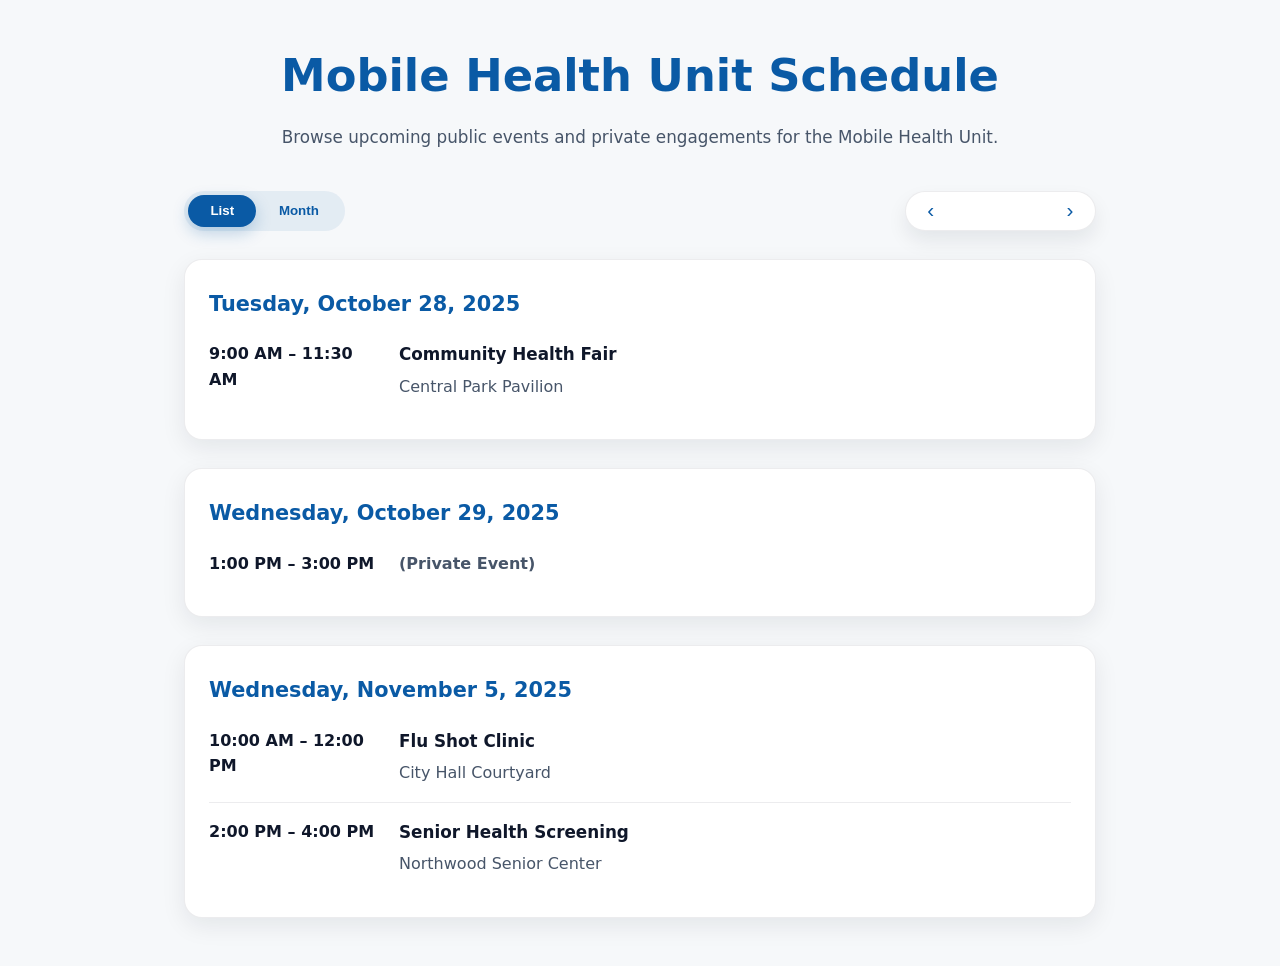
<file: index.html>
<!DOCTYPE html>
<html lang="en">
  <head>
    <meta charset="UTF-8" />
    <meta name="viewport" content="width=device-width, initial-scale=1.0" />
    <title>Event Schedule</title>
    <link rel="stylesheet" href="style.css" />
  </head>
  <body>
    <main class="page-wrapper">
      <header class="page-header">
        <h1>Mobile Health Unit Schedule</h1>
        <p class="page-description">
          Browse upcoming public events and private engagements for the Mobile Health Unit.
        </p>
      </header>
      <div id="toolbar" class="toolbar" hidden>
        <div class="view-toggle" role="group" aria-label="View selection">
          <button type="button" class="toggle-button is-active" data-view="list">List</button>
          <button type="button" class="toggle-button" data-view="month">Month</button>
        </div>
        <div class="month-controls" id="month-controls" hidden aria-label="Month navigation">
          <button type="button" class="month-nav" data-direction="prev" aria-label="Previous month">
            ‹
          </button>
          <span class="month-label" id="month-label"></span>
          <button type="button" class="month-nav" data-direction="next" aria-label="Next month">
            ›
          </button>
        </div>
      </div>
      <section id="schedule-container" class="schedule-container" aria-live="polite"></section>
    </main>
    <script src="script.js"></script>
  </body>
</html>
</file>
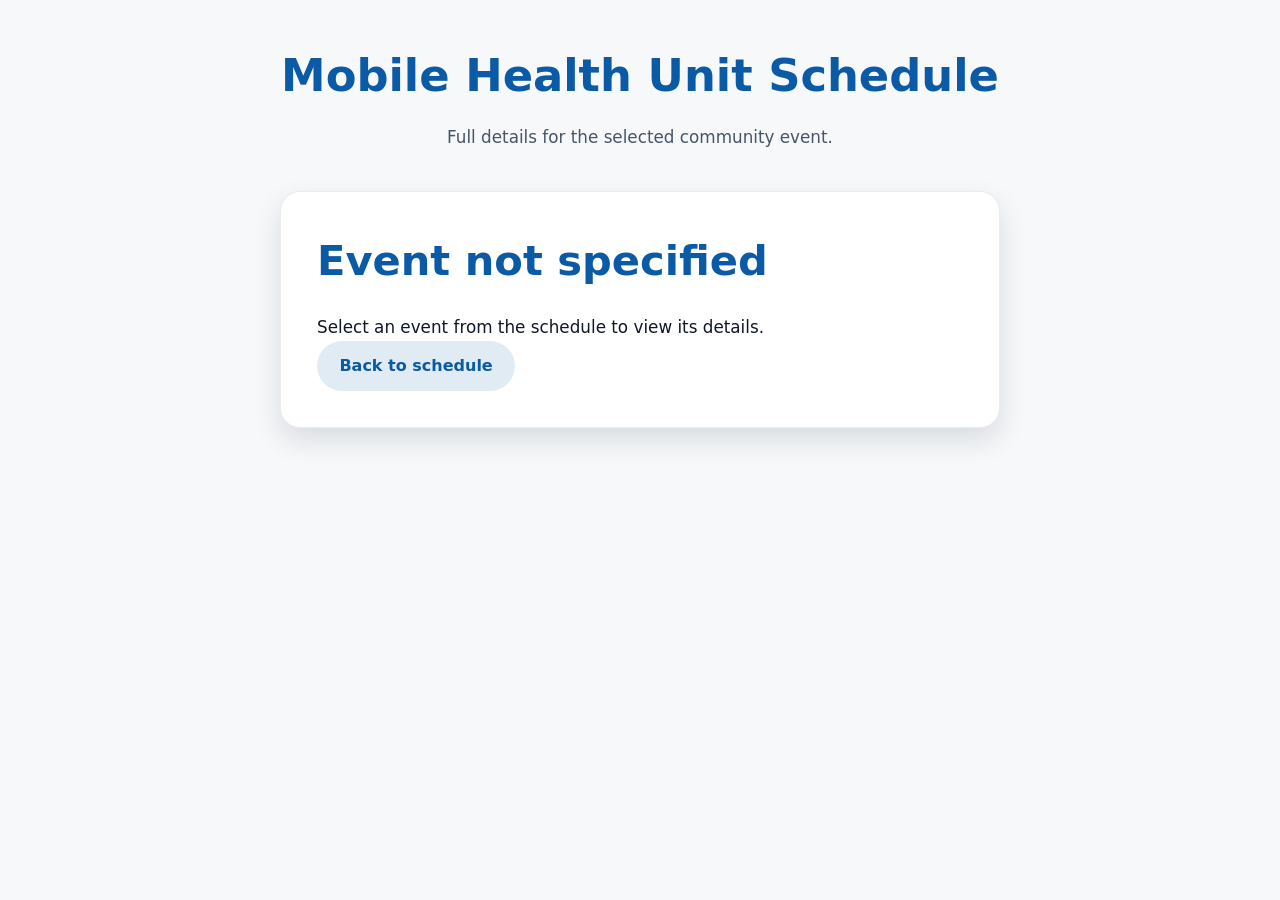
<file: event.html>
<!DOCTYPE html>
<html lang="en">
  <head>
    <meta charset="UTF-8" />
    <meta name="viewport" content="width=device-width, initial-scale=1.0" />
    <title>Event Details</title>
    <link rel="stylesheet" href="style.css" />
  </head>
  <body>
    <main class="page-wrapper">
      <header class="page-header">
        <h1><a href="index.html">Mobile Health Unit Schedule</a></h1>
        <p class="page-description">Full details for the selected community event.</p>
      </header>
      <section id="event-detail" class="detail-card" aria-live="polite">
        <h2 class="detail-title">Loading event…</h2>
        <p class="detail-value">Please wait while we fetch the latest schedule.</p>
      </section>
    </main>
    <script src="event.js"></script>
  </body>
</html>
</file>
<file: style.css>
:root {
  color-scheme: light dark;
  --bg-color: #f6f8fa;
  --card-bg: #ffffff;
  --border-color: rgba(15, 23, 42, 0.08);
  --accent-color: #0a5aa5;
  --text-color: #0f172a;
  --muted-text: #475569;
  font-family: "Inter", "Segoe UI", system-ui, -apple-system, sans-serif;
}

* {
  box-sizing: border-box;
}

body {
  margin: 0;
  background: var(--bg-color);
  color: var(--text-color);
  font-size: 16px;
  line-height: 1.6;
}

.page-wrapper {
  max-width: 960px;
  margin: 0 auto;
  padding: 2.5rem 1.5rem 3rem;
}

.page-header {
  text-align: center;
  margin-bottom: 2.5rem;
}

.page-header h1 {
  margin: 0 0 0.75rem;
  font-size: clamp(1.8rem, 3vw + 1rem, 2.8rem);
  color: var(--accent-color);
}

.page-header h1 a {
  color: inherit;
  text-decoration: none;
}

.page-header h1 a:hover,
.page-header h1 a:focus-visible {
  text-decoration: underline;
}

.page-description {
  margin: 0;
  color: var(--muted-text);
  font-size: 1.05rem;
}

.date-section {
  background: var(--card-bg);
  border-radius: 18px;
  border: 1px solid var(--border-color);
  box-shadow: 0 8px 24px rgba(15, 23, 42, 0.08);
  padding: 1.75rem 1.5rem 1.5rem;
}

.date-heading {
  margin: 0 0 1.25rem;
  font-size: 1.3rem;
  font-weight: 700;
  color: var(--accent-color);
}

.event-item {
  display: grid;
  grid-template-columns: minmax(120px, 170px) 1fr;
  gap: 0.75rem 1.25rem;
  padding: 1rem 0;
  border-top: 1px solid var(--border-color);
}

.event-item:first-of-type {
  border-top: none;
  padding-top: 0;
}

.event-time {
  font-weight: 600;
  color: var(--text-color);
}

.event-details {
  display: flex;
  flex-direction: column;
  gap: 0.35rem;
}

.event-name {
  margin: 0;
  font-size: 1.05rem;
  font-weight: 600;
}

.event-location {
  margin: 0;
  color: var(--muted-text);
}

.private-event {
  font-weight: 600;
  color: var(--muted-text);
}

.event-link {
  color: inherit;
  text-decoration: none;
}

.event-link:hover,
.event-link:focus {
  color: var(--accent-color);
  text-decoration: underline;
}

.toolbar {
  display: flex;
  justify-content: space-between;
  align-items: center;
  gap: 1rem;
  margin-bottom: 1.75rem;
  flex-wrap: wrap;
}

.view-toggle {
  display: inline-flex;
  padding: 0.25rem;
  border-radius: 999px;
  background: rgba(10, 90, 165, 0.08);
}

.toggle-button {
  border: none;
  background: transparent;
  color: var(--accent-color);
  font-weight: 600;
  padding: 0.55rem 1.4rem;
  border-radius: 999px;
  cursor: pointer;
  transition: background 0.2s ease, color 0.2s ease;
}

.toggle-button.is-active {
  background: var(--accent-color);
  color: #ffffff;
  box-shadow: 0 6px 16px rgba(10, 90, 165, 0.25);
}

.toggle-button:focus-visible {
  outline: 3px solid rgba(10, 90, 165, 0.35);
  outline-offset: 2px;
}

.month-controls {
  display: flex;
  align-items: center;
  gap: 0.75rem;
  background: var(--card-bg);
  border-radius: 999px;
  padding: 0.35rem 0.75rem;
  border: 1px solid var(--border-color);
  box-shadow: 0 10px 20px rgba(15, 23, 42, 0.08);
}

.month-nav {
  border: none;
  background: transparent;
  font-size: 1.3rem;
  line-height: 1;
  padding: 0.2rem 0.6rem;
  cursor: pointer;
  color: var(--accent-color);
}

.month-nav:focus-visible {
  outline: 3px solid rgba(10, 90, 165, 0.35);
  border-radius: 0.5rem;
}

.month-label {
  font-weight: 600;
  min-width: 8ch;
  text-align: center;
  color: var(--text-color);
}

.schedule-container {
  display: flex;
  flex-direction: column;
  gap: 1.75rem;
}

.schedule-container.calendar-view {
  gap: 1rem;
}

.calendar-header {
  display: grid;
  grid-template-columns: repeat(7, minmax(0, 1fr));
  gap: 0.4rem;
  font-weight: 600;
  color: var(--muted-text);
}

.calendar-header-cell {
  text-align: center;
  padding: 0.75rem 0.25rem;
  text-transform: uppercase;
  letter-spacing: 0.05em;
  font-size: 0.8rem;
}

.calendar-grid {
  display: grid;
  grid-template-columns: repeat(7, minmax(0, 1fr));
  gap: 0.4rem;
}

.calendar-cell {
  min-height: 160px;
  background: var(--card-bg);
  border-radius: 18px;
  border: 1px solid var(--border-color);
  padding: 0.85rem;
  display: flex;
  flex-direction: column;
  gap: 0.5rem;
  box-shadow: 0 8px 24px rgba(15, 23, 42, 0.08);
}

.calendar-cell.is-empty {
  background: transparent;
  border-style: dashed;
  box-shadow: none;
}

.calendar-cell.is-today {
  border-color: var(--accent-color);
  box-shadow: 0 0 0 3px rgba(10, 90, 165, 0.18);
}

.calendar-date {
  font-weight: 700;
  color: var(--accent-color);
  font-size: 1.15rem;
}

.calendar-events {
  display: flex;
  flex-direction: column;
  gap: 0.45rem;
}

.calendar-event {
  font-size: 0.95rem;
  line-height: 1.3;
  color: var(--text-color);
  text-decoration: none;
  padding: 0.4rem 0.5rem;
  border-radius: 0.75rem;
  background: rgba(10, 90, 165, 0.08);
  display: inline-block;
  transition: background 0.2s ease, color 0.2s ease;
}

.calendar-event:hover,
.calendar-event:focus-visible {
  background: var(--accent-color);
  color: #ffffff;
  outline: none;
}

.calendar-event[aria-label] {
  background: rgba(148, 163, 184, 0.18);
  color: var(--muted-text);
  cursor: default;
}

.calendar-event[aria-label]:hover {
  background: rgba(148, 163, 184, 0.18);
  color: var(--muted-text);
}

.detail-card {
  max-width: 720px;
  margin: 0 auto;
  background: var(--card-bg);
  border-radius: 20px;
  border: 1px solid var(--border-color);
  padding: 2.25rem;
  box-shadow: 0 12px 28px rgba(15, 23, 42, 0.12);
}

.detail-title {
  margin: 0 0 1.25rem;
  font-size: clamp(1.8rem, 2.5vw + 1rem, 2.6rem);
  color: var(--accent-color);
}

.detail-metadata {
  display: grid;
  gap: 0.75rem;
  margin-bottom: 1.5rem;
}

.detail-label {
  font-weight: 600;
  color: var(--muted-text);
}

.detail-value {
  margin: 0;
  font-size: 1.05rem;
}

.detail-actions {
  display: flex;
  gap: 1rem;
  flex-wrap: wrap;
}

.button-link {
  display: inline-flex;
  align-items: center;
  gap: 0.4rem;
  padding: 0.75rem 1.4rem;
  border-radius: 999px;
  border: none;
  background: var(--accent-color);
  color: #ffffff;
  font-weight: 600;
  text-decoration: none;
  transition: transform 0.2s ease, box-shadow 0.2s ease;
}

.button-link.secondary {
  background: rgba(10, 90, 165, 0.12);
  color: var(--accent-color);
}

.button-link:hover,
.button-link:focus-visible {
  transform: translateY(-1px);
  box-shadow: 0 10px 20px rgba(10, 90, 165, 0.35);
}

.button-link:focus-visible {
  outline: 3px solid rgba(10, 90, 165, 0.35);
  outline-offset: 2px;
}

@media (max-width: 640px) {
  .page-wrapper {
    padding: 2rem 1rem 2.5rem;
  }

  .event-item {
    grid-template-columns: 1fr;
    padding: 0.85rem 0;
  }

  .event-time {
    font-size: 1.05rem;
  }

  .calendar-header {
    display: none;
  }

  .calendar-grid {
    grid-template-columns: repeat(1, minmax(0, 1fr));
  }

  .calendar-cell {
    min-height: auto;
  }

  .toolbar {
    flex-direction: column;
    align-items: stretch;
  }

  .month-controls {
    align-self: stretch;
    justify-content: space-between;
  }
}
</file>
